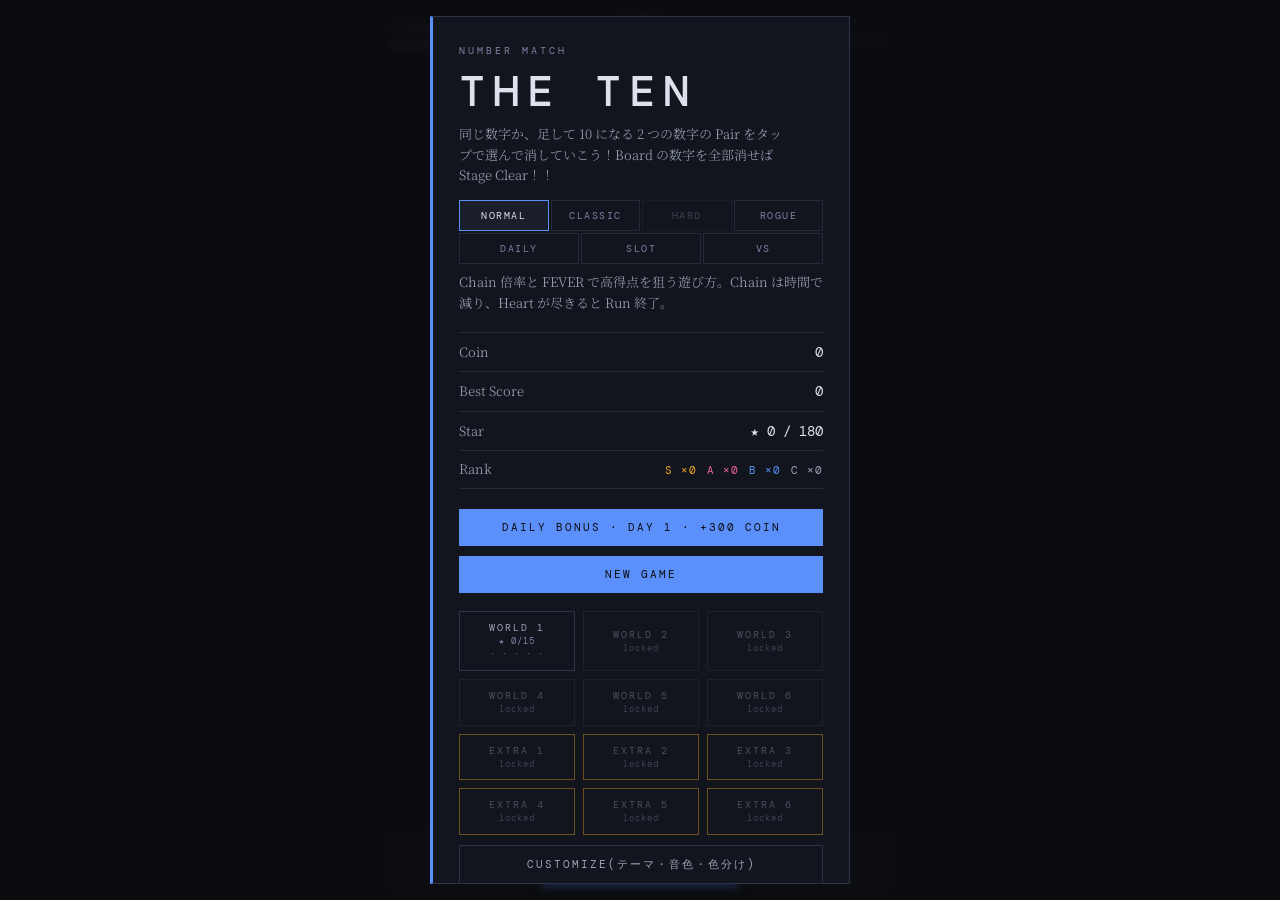
<file: index.html>
<!doctype html>
<html lang="ja">
<head>
  <meta charset="utf-8">
  <meta name="viewport" content="width=device-width, initial-scale=1, viewport-fit=cover, user-scalable=no">
  <meta name="theme-color" content="#0c0d11">
  <meta name="mobile-web-app-capable" content="yes">
  <meta name="apple-mobile-web-app-capable" content="yes">
  <meta name="apple-mobile-web-app-status-bar-style" content="black-translucent">
  <title>THE TEN — Number Match</title>
  <link rel="manifest" href="manifest.json">
  <link rel="icon" href="icons/icon.svg" type="image/svg+xml">
  <link rel="apple-touch-icon" href="icons/icon-192.png">
  <link rel="preconnect" href="https://fonts.googleapis.com">
  <link rel="preconnect" href="https://fonts.gstatic.com" crossorigin>
  <link href="https://fonts.googleapis.com/css2?family=DM+Mono:wght@300;400;500&family=Noto+Serif+JP:wght@300;400;500&display=swap" rel="stylesheet">
  <link rel="stylesheet" href="css/style.css">
</head>
<body>
  <canvas id="fx" aria-hidden="true"></canvas>

  <main id="app" class="app">
    <header class="hud">
      <div class="hud-left">
        <div class="label" id="hud-stage-label">STAGE 01</div>
        <div class="sub" id="hud-world-label">world 1</div>
      </div>
      <div class="hud-center">
        <div class="label">SCORE</div>
        <div class="score" id="hud-score">0</div>
      </div>
      <div class="hud-right">
        <div class="lives" id="hud-lives" aria-label="Heart"></div>
        <div class="chain" id="hud-chain" aria-label="Chain">
          <span class="chain-mult" id="hud-mult">×1.0</span>
          <span class="chain-bars">
            <span class="chain-bar"><span class="chain-fill" id="hud-chain-fill"></span></span>
            <span class="gauge-bar" title="Chain gauge"><span class="gauge-fill" id="hud-gauge-fill"></span></span>
          </span>
        </div>
      </div>
    </header>

    <div class="fever" id="hud-fever" hidden>
      <span class="fever-label">FEVER ×2</span>
      <span class="fever-bar"><span class="fever-fill" id="hud-fever-fill"></span></span>
    </div>

    <div class="vsbar" id="vs-bar" hidden>
      <span class="vs-time" id="vs-time">3:00</span>
      <span class="vs-rival"><span class="vs-name">RIVAL</span><span class="vs-rscore" id="vs-rscore">0</span><span class="vs-rmult" id="vs-rmult">×1.0</span></span>
      <span class="vs-prog"><span class="vs-prog-fill" id="vs-rprog"></span></span>
      <span class="vs-rstate" id="vs-rstate"></span>
    </div>

    <div class="quest" id="hud-quest" hidden>
      <span class="quest-label">QUEST</span>
      <span class="quest-text" id="hud-quest-text"></span>
      <span class="quest-mark" id="hud-quest-mark"></span>
    </div>

    <div class="digits-bar" id="hud-digits" aria-label="残りの数字" hidden></div>

    <section class="board-wrap" id="board-wrap">
      <div class="board" id="board" role="grid" aria-label="Board"></div>
    </section>

    <footer class="controls">
      <button class="ctl tier-hint" id="btn-hint" type="button">
        <span class="ctl-label" id="btn-hint-label">HINT</span>
        <span class="ctl-sub" id="btn-hint-sub"></span>
      </button>
      <button class="ctl ctl-primary" id="btn-add" type="button">
        <span class="ctl-label" id="btn-add-label">＋ ADD</span>
        <span class="ctl-sub" id="add-stock" aria-label="Add の残り"></span>
      </button>
      <button class="ctl" id="btn-menu" type="button">
        <span class="ctl-label">MENU</span>
        <span class="ctl-sub" id="btn-sound-state">sound on</span>
      </button>
    </footer>
  </main>

  <!-- スロット(SLOT タブ。THE TEN とは別の画面) -->
  <section id="slot" class="slot" hidden>
    <div class="slot-logo"><span class="logo-main">THE TEN</span><span class="logo-sub">SLOT</span></div>
    <header class="slot-top">
      <div class="slot-top-l"><div class="label">COIN</div><div class="slot-coins" id="slot-coins">0</div></div>
      <div class="slot-lamp" id="slot-lamp">予告</div>
      <div class="slot-top-r"><div class="label">WIN</div><div class="slot-win" id="slot-win">0</div></div>
    </header>
    <div class="slot-bonus" id="slot-bonus" hidden><span id="slot-bonus-label">BIG BONUS</span><span id="slot-bonus-left"></span></div>
    <div class="cabinet" id="cabinet">
    <div class="marquee top"></div><div class="marquee l"></div><div class="marquee r"></div>
    <div class="reels" id="reels">
      <div class="reel" data-reel="0"><div class="strip" id="strip-0"></div><div class="reel-mid"></div></div>
      <div class="reel" data-reel="1"><div class="strip" id="strip-1"></div><div class="reel-mid"></div></div>
      <div class="reel" data-reel="2"><div class="strip" id="strip-2"></div><div class="reel-mid"></div></div>
    </div>
    <div class="marquee bottom"></div>
    </div>
    <div class="slot-stops">
      <button class="ctl stop" type="button" data-stop="0"><span class="ctl-label">STOP</span></button>
      <button class="ctl stop" type="button" data-stop="1"><span class="ctl-label">STOP</span></button>
      <button class="ctl stop" type="button" data-stop="2"><span class="ctl-label">STOP</span></button>
    </div>
    <div class="slot-pay">
      <span><b>TEN TEN TEN</b> BIG</span><span><b>★★★</b> REG</span><span><b>同じ数字×3</b> 数字×2</span><span><b>合計 10</b> 8</span><span><b>足して 10 + ★</b> 3</span>
    </div>
    <div class="slot-stats" id="slot-stats"></div>
    <footer class="controls slot-controls">
      <button class="ctl" id="slot-bet" type="button"><span class="ctl-label">BET 5</span><span class="ctl-sub">5 lines</span></button>
      <button class="ctl ctl-primary" id="slot-start" type="button"><span class="ctl-label">START</span><span class="ctl-sub"></span></button>
      <button class="ctl" id="slot-menu" type="button"><span class="ctl-label">MENU</span><span class="ctl-sub">title · sound</span></button>
    </footer>
  </section>

  <div class="toast" id="toast" hidden></div>

  <div class="overlay" id="overlay" hidden>
    <div class="card" id="overlay-card"></div>
  </div>

  <script type="module" src="js/main.js"></script>
</body>
</html>
</file>
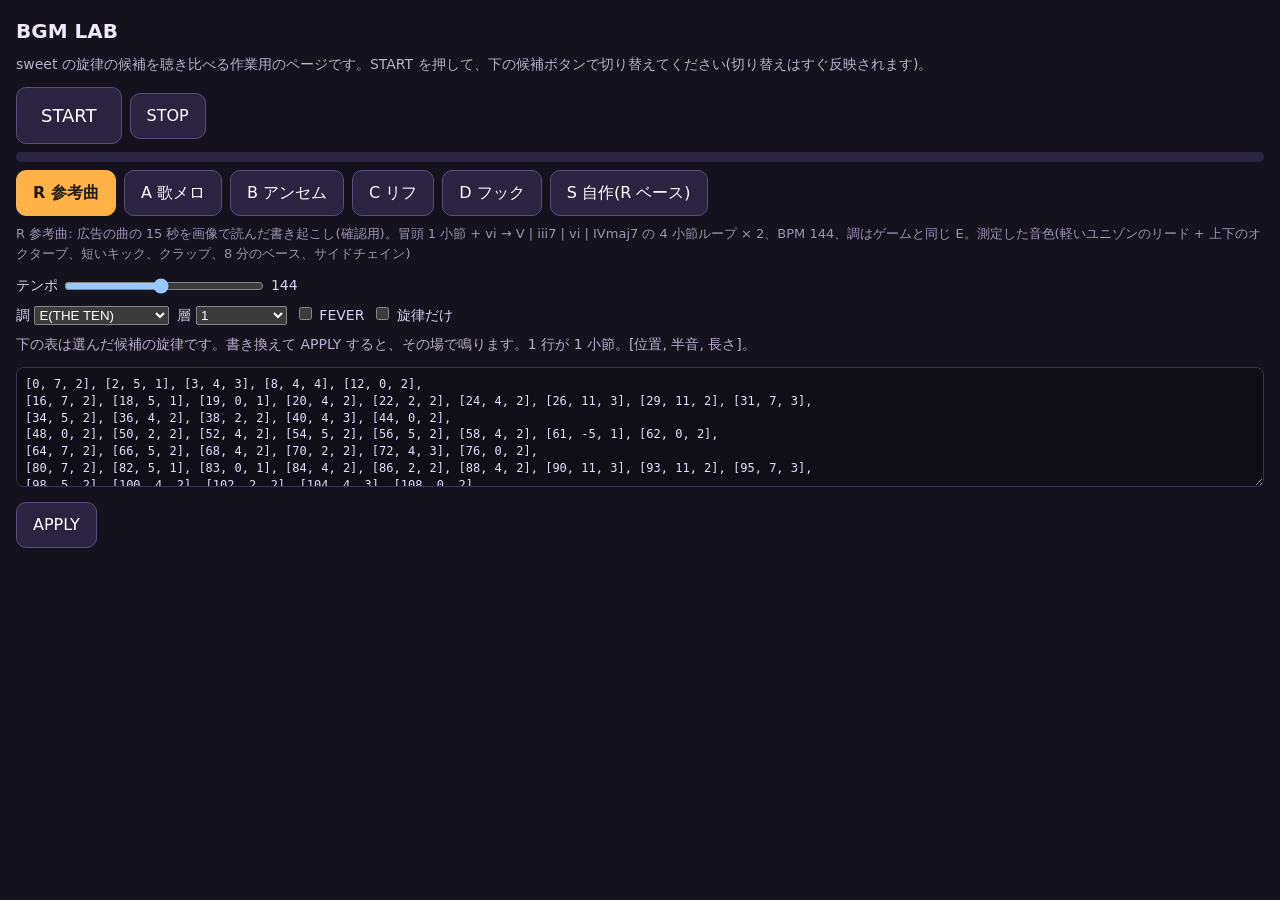
<file: lab.html>
<!doctype html>
<html lang="ja">
<head>
<meta charset="utf-8">
<meta name="viewport" content="width=device-width, initial-scale=1">
<title>BGM LAB — sweet の旋律を聴き比べる</title>
<style>
  :root { color-scheme: dark; }
  body { margin: 0; padding: 16px; background: #14121c; color: #f1e9ff; font: 16px/1.5 system-ui, sans-serif; }
  h1 { font-size: 20px; margin: 0 0 8px; }
  p { margin: 4px 0 12px; color: #b9b0cc; font-size: 14px; }
  .row { display: flex; flex-wrap: wrap; gap: 8px; margin: 8px 0; align-items: center; }
  button { font: inherit; padding: 10px 16px; border-radius: 10px; border: 1px solid #5a4d7a; background: #2a2440; color: #fff; }
  button.on { background: #ffb347; color: #231a10; border-color: #ffb347; font-weight: 700; }
  button.big { padding: 14px 24px; font-size: 18px; }
  label { font-size: 14px; color: #d8cff0; }
  input[type=range] { width: 200px; vertical-align: middle; }
  textarea { width: 100%; min-height: 120px; font: 12px/1.4 ui-monospace, monospace; background: #0f0d16; color: #e7defc; border: 1px solid #3a3352; border-radius: 8px; padding: 8px; box-sizing: border-box; }
  .desc { font-size: 13px; color: #9c93b3; }
  .bar { height: 10px; background: #2a2440; border-radius: 5px; overflow: hidden; }
  .bar > i { display: block; height: 100%; width: 0; background: #ffb347; }
</style>
</head>
<body>
<h1>BGM LAB</h1>
<p>sweet の旋律の候補を聴き比べる作業用のページです。START を押して、下の候補ボタンで切り替えてください(切り替えはすぐ反映されます)。</p>
<div class="row"><button id="start" class="big">START</button><button id="stop">STOP</button><span id="pos" class="desc"></span></div>
<div class="bar"><i id="meter"></i></div>
<div class="row" id="melodies"></div>
<p id="desc" class="desc"></p>
<div class="row">
  <label>テンポ <input id="bpm" type="range" min="120" max="170" step="1" value="150"> <span id="bpmv">150</span></label>
</div>
<div class="row">
  <label>調 <select id="key"><option value="64">E(THE TEN)</option><option value="61">D♭(THE ROOMS)</option><option value="60">C</option></select></label>
  <label>層 <select id="layers"><option value="0">0(旋律だけ)</option><option value="1" selected>1</option><option value="2">2</option><option value="3">3</option><option value="4">4</option></select></label>
  <label><input id="fever" type="checkbox"> FEVER</label>
  <label><input id="solo" type="checkbox"> 旋律だけ</label>
</div>
<p>下の表は選んだ候補の旋律です。書き換えて APPLY すると、その場で鳴ります。1 行が 1 小節。[位置, 半音, 長さ]。</p>
<textarea id="notes"></textarea>
<div class="row"><button id="apply">APPLY</button><span id="err" class="desc"></span></div>
<script type="module" src="js/lab.js"></script>
</body>
</html>
</file>
<file: css/style.css>
/* ============================================================
   THE TEN — Number Match  共通スタイル
   ============================================================ */

:root {
  --bg:#0c0d11;
  --surface:#13151e;
  --surface2:#1b1e2b;
  --surface3:#222536;
  --border:#252838;
  --border-light:#2f3347;
  --cell-border:#3b4058;          /* マスの枠(斜めの並びが読めるよう、少し明るめ) */

  --text:#dde1ec;
  --text-muted:#9aa3b8;
  --text-dim:#7b84a3;

  --blue:#5b8ff9;
  --green:#3ecf8e;
  --amber:#f5a623;
  --rose:#f06292;
  --red:#ef4444;
  --purple:#a78bfa;

  --heat:var(--blue);              /* チェーンの熱の色(JS が上書き) */
  --glow:0;                         /* チェーンの熱 0〜1(JS が上書き)。ボードの縁の光と格子の明るさ */

  --font-ja:'Noto Serif JP', 'Hiragino Mincho ProN', 'Yu Mincho', serif;
  --font-mono:'DM Mono', 'SFMono-Regular', Consolas, monospace;

  --gutter:12px;
  --grid-x:12px;                    /* 背景の格子の原点(JS が Board の位置に合わせる) */
  --grid-y:0px;
  --grid-color:var(--border);
  --cell-gap:4px;
  --cell:48px;                      /* JS が画面幅から再計算 */
  color-scheme:dark;
}

*, *::before, *::after { margin:0; padding:0; box-sizing:border-box; }
html, body { height:100%; }
body {
  font-family:var(--font-ja);
  background:var(--bg);
  color:var(--text);
  line-height:1.6;
  -webkit-font-smoothing:antialiased;
  -webkit-tap-highlight-color:transparent;
  overflow:hidden;
  touch-action:manipulation;
  user-select:none; -webkit-user-select:none;
}

/* 格子背景 */
body::after {
  content:''; position:fixed; inset:0;
  background-image:
    linear-gradient(var(--grid-color) 1px, transparent 1px),
    linear-gradient(90deg, var(--grid-color) 1px, transparent 1px);
  background-size:calc(var(--cell) + var(--cell-gap)) calc(var(--cell) + var(--cell-gap));
  background-position:calc(var(--grid-x) - var(--cell-gap) / 2 - 0.5px) calc(var(--grid-y) - var(--cell-gap) / 2 - 0.5px);
  opacity:calc(0.15 + var(--glow) * 0.2); pointer-events:none; z-index:0;
  transition:opacity 0.4s;
}
body.gridflash::after { animation:gridflash 0.45s ease-out; }
@keyframes gridflash { 0%{opacity:0.7} 100%{opacity:calc(0.15 + var(--glow) * 0.2)} }

#fx { position:fixed; inset:0; width:100%; height:100%; pointer-events:none; z-index:50; }

/* ---------- レイアウト ---------- */
.app {
  position:relative; z-index:1;
  display:flex; flex-direction:column;
  height:100%;
  max-width:520px; margin:0 auto;
  padding:calc(env(safe-area-inset-top, 0px) + 12px) var(--gutter) calc(env(safe-area-inset-bottom, 0px) + 12px);
}

/* ---------- HUD ---------- */
.hud {
  display:grid; grid-template-columns:1fr auto 1fr; align-items:center; gap:12px;
  padding-bottom:10px; border-bottom:1px solid var(--border);
}
.hud-left { text-align:left; }
.hud-center { text-align:center; }
.hud-right { text-align:right; display:flex; flex-direction:column; align-items:flex-end; gap:4px; }
.label {
  font-family:var(--font-mono); font-size:10px; letter-spacing:2.5px;
  text-transform:uppercase; color:var(--text-dim);
}
.sub { font-family:var(--font-mono); font-size:10px; letter-spacing:1.5px; color:var(--text-muted); }
.score {
  font-family:var(--font-mono); font-weight:500; font-size:26px; letter-spacing:1px;
  line-height:1.1; color:var(--text);
  font-variant-numeric:tabular-nums;
  transition:color 0.3s;
}
.score.bump { animation:bump 0.25s ease-out; }
@keyframes bump { 0%{transform:scale(1)} 40%{transform:scale(1.12); color:var(--heat)} 100%{transform:scale(1)} }

.lives { display:flex; gap:4px; font-size:14px; line-height:1; }
.lives[hidden], .chain[hidden] { display:none; }   /* CLASSIC では Heart と Chain を隠す(hidden 属性を display:flex より優先) */
.lives .heart { color:var(--rose); transition:transform 0.2s, opacity 0.2s; display:inline-block; }
.lives .heart.off { color:var(--border-light); }
.lives .heart.lost { animation:heart-lost 0.5s ease-out forwards; }
.lives .heart.gain { animation:heart-gain 0.6s ease-out; }
@keyframes heart-lost { 0%{transform:scale(1)} 30%{transform:scale(1.5)} 100%{transform:scale(0.8); opacity:0.35} }
@keyframes heart-gain { 0%{transform:scale(0.4)} 60%{transform:scale(1.5)} 100%{transform:scale(1)} }

.chain { display:flex; align-items:center; gap:6px; }
.chain-mult {
  font-family:var(--font-mono); font-size:12px; letter-spacing:1px; color:var(--heat);
  font-variant-numeric:tabular-nums; transition:color 0.3s;
}
.chain-bars { display:flex; flex-direction:column; gap:3px; }
.chain-bar { position:relative; width:64px; height:4px; background:var(--surface3); overflow:hidden; }
.gauge-bar { position:relative; width:64px; height:2px; background:var(--surface3); overflow:hidden; }
.gauge-fill { position:absolute; left:0; top:0; bottom:0; width:0%; background:var(--text-muted); transition:width 0.2s linear; }
.gauge-fill.low { background:var(--red); animation:gauge-blink 0.4s steps(2) infinite; }
@keyframes gauge-blink { 0%{opacity:1} 100%{opacity:0.3} }
.chain-fill {
  position:absolute; left:0; top:0; bottom:0; width:0%;
  background:var(--heat); transition:width 0.25s ease-out, background 0.3s;
  box-shadow:0 0 8px var(--heat);
}

/* ---------- FEVER ---------- */
.fever {
  display:flex; align-items:center; gap:10px; margin-top:8px; padding:4px 10px;
  border:1px solid var(--rose); background:rgba(240,98,146,0.12);
  animation:fever-pulse 0.6s ease-in-out infinite alternate;
}
.fever[hidden] { display:none; }
.fever-label { font-family:var(--font-mono); font-size:11px; letter-spacing:3px; color:var(--rose); font-weight:500; white-space:nowrap; }
.fever-bar { flex:1; height:4px; background:var(--surface3); overflow:hidden; }
.fever-fill { display:block; height:100%; width:100%; background:linear-gradient(90deg, var(--rose), var(--amber), var(--purple)); transition:width 0.25s linear; }
@keyframes fever-pulse { 0%{box-shadow:0 0 6px rgba(240,98,146,0.3)} 100%{box-shadow:0 0 18px rgba(240,98,146,0.7)} }
body.fever { --grid-color:rgba(240,98,146,0.55); animation:fever-bg 1.2s ease-in-out infinite alternate; }
@keyframes fever-bg { 0%{background:#0c0d11} 100%{background:#1a0e1c} }
body.fever::after { opacity:0.5; animation:fever-grid 0.6s ease-in-out infinite alternate; }
@keyframes fever-grid { 0%{opacity:0.35} 100%{opacity:0.75} }
body.fever .hud, body.fever .controls { border-color:rgba(240,98,146,0.5); }
/* FEVER の追加演出(CLASSIC では付けない): 画面の縁の光、マスの枠の色の巡り、Score の脈 */
body.fever:not(.classic)::before {
  content:''; position:fixed; inset:0; pointer-events:none; z-index:1;
  box-shadow:inset 0 0 90px 12px rgba(240,98,146,0.32);
  animation:fever-edge 0.8s ease-in-out infinite alternate;
}
@keyframes fever-edge { 0%{box-shadow:inset 0 0 70px 6px rgba(240,98,146,0.22)} 100%{box-shadow:inset 0 0 120px 20px rgba(167,139,250,0.4)} }
body.fever:not(.classic) .cell:not(.empty) { animation:fever-cell 1.4s ease-in-out infinite alternate; }
@keyframes fever-cell {
  0%{border-color:rgba(240,98,146,0.8); text-shadow:0 0 8px rgba(240,98,146,0.6)}
  50%{border-color:rgba(245,166,35,0.8); text-shadow:0 0 8px rgba(245,166,35,0.6)}
  100%{border-color:rgba(167,139,250,0.9); text-shadow:0 0 10px rgba(167,139,250,0.7)}
}
body.fever:not(.classic) .score { color:var(--rose); animation:fever-score 0.6s ease-in-out infinite alternate; }
@keyframes fever-score { 0%{transform:scale(1); text-shadow:0 0 6px rgba(240,98,146,0.4)} 100%{transform:scale(1.08); text-shadow:0 0 18px rgba(240,98,146,0.9)} }
body.fever:not(.classic) .fever-label { animation:fever-label 0.4s steps(2) infinite; }
@keyframes fever-label { 0%{color:var(--rose)} 100%{color:var(--amber)} }

/* ---------- Board ---------- */
.board-wrap {
  flex:1; min-height:0;
  display:flex; justify-content:center; align-items:flex-start;
  padding:18px 0 12px;
  overflow-y:auto;
  scrollbar-width:none;
  will-change:transform;
  box-shadow:inset 0 0 calc(10px + var(--glow) * 70px) color-mix(in srgb, var(--heat) calc(var(--glow) * 45%), transparent);
  transition:box-shadow 0.4s;
}
.app.punch { animation:punch 0.28s cubic-bezier(.2,1.4,.4,1); }
@keyframes punch { 0%{transform:scale(1)} 35%{transform:scale(1.035)} 100%{transform:scale(1)} }
.board-wrap::-webkit-scrollbar { display:none; }
.board {
  display:grid;
  grid-template-columns:repeat(9, var(--cell));
  grid-auto-rows:var(--cell);
  gap:var(--cell-gap);
  align-content:start;
  padding-bottom:40px;
}
.cell {
  appearance:none; border:1px solid var(--cell-border); background:var(--surface);
  color:var(--text); font-family:var(--font-mono); font-weight:500;
  font-size:calc(var(--cell) * 0.62); line-height:1;
  display:flex; align-items:center; justify-content:center;
  cursor:pointer; position:relative;
  transition:background 0.15s, border-color 0.15s, transform 0.12s, color 0.15s, opacity 0.2s;
}
.cell:active { transform:scale(0.92); }
.cell.empty {
  background:transparent; border-color:var(--cell-border); border-style:dashed; opacity:0.5;
  cursor:default; color:transparent;
}
/* 視線: 選んだマスから縦・斜め・読み順に見える先。ray は途中の空マス、reach は最初にぶつかる数字 */
.cell.empty.ray { opacity:0.9; border-style:solid; border-color:color-mix(in srgb, var(--heat) 55%, var(--cell-border)); background:color-mix(in srgb, var(--heat) 10%, transparent); }
.cell.reach { border-color:color-mix(in srgb, var(--heat) 70%, var(--cell-border)); box-shadow:inset 0 0 0 1px color-mix(in srgb, var(--heat) 35%, transparent); }
.cell.selected {
  background:var(--surface3); border-color:var(--heat); color:#fff;
  box-shadow:0 0 0 1px var(--heat), 0 0 16px color-mix(in srgb, var(--heat) 55%, transparent);
  transform:scale(1.06);
}
.cell.squash { animation:squash 0.32s cubic-bezier(.3,1.6,.5,1); }
@keyframes squash { 0%{transform:scale(1.25,0.8)} 50%{transform:scale(0.95,1.12)} 100%{transform:scale(1.06)} }
.cell.hint { animation:hint-pulse 0.9s ease-in-out infinite; border-color:var(--amber); color:var(--amber); }
@keyframes hint-pulse { 0%,100%{box-shadow:0 0 0 0 rgba(245,166,35,0)} 50%{box-shadow:0 0 0 4px rgba(245,166,35,0.35)} }
.cell.removing {
  animation:cell-pop 0.22s ease-in forwards;
  border-color:var(--heat); color:var(--heat);
}
@keyframes cell-pop { 0%{transform:scale(1.1)} 100%{transform:scale(0.2); opacity:0} }
.cell.shake { animation:cell-shake 0.3s ease-in-out; border-color:var(--red); }
@keyframes cell-shake { 0%,100%{transform:translateX(0)} 25%{transform:translateX(-4px)} 75%{transform:translateX(4px)} }
.cell.added { animation:cell-in 0.35s ease-out backwards; }
@keyframes cell-in { 0%{transform:translateY(10px) scale(0.6); opacity:0} 100%{transform:none; opacity:1} }

/* ---------- 操作ボタン ---------- */
.controls {
  display:grid; grid-template-columns:1fr 1.4fr 1fr; gap:10px;
  padding-top:10px; border-top:1px solid var(--border);
}
.ctl {
  appearance:none; background:var(--surface); border:1px solid var(--border-light);
  color:var(--text-muted); padding:10px 8px; cursor:pointer;
  display:flex; flex-direction:column; align-items:center; gap:3px;
  transition:all 0.15s; min-height:54px;
}
.ctl:active { transform:translateY(1px); }
.ctl:disabled { opacity:0.4; cursor:not-allowed; }
.ctl-label { font-family:var(--font-mono); font-size:12px; letter-spacing:2px; text-transform:uppercase; color:var(--text); }
.ctl-sub { font-family:var(--font-mono); font-size:9px; letter-spacing:1px; color:var(--text-dim); }
.ctl-primary { background:var(--blue); border-color:var(--blue); }
.ctl-primary .ctl-label { color:#0c0d11; }
.ctl-primary .ctl-sub { color:rgba(12,13,17,0.7); }
.ctl-primary:disabled { background:var(--surface); border-color:var(--border); }
.ctl-primary:disabled .ctl-label { color:var(--text-dim); }
.ctl.tier-hint .ctl-label { color:var(--blue); }
.ctl.tier-flash { border-color:var(--amber); } .ctl.tier-flash .ctl-label { color:var(--amber); }
.ctl.tier-scope { border-color:var(--red); animation:scope-glow 1s ease-in-out infinite alternate; } .ctl.tier-scope .ctl-label { color:var(--red); }
@keyframes scope-glow { 0%{box-shadow:0 0 0 0 rgba(239,68,68,0)} 100%{box-shadow:0 0 12px 0 rgba(239,68,68,0.45)} }
.ctl .stock .dot { background:var(--text-muted); } .ctl .stock .dot.off { background:var(--border-light); }
.cell.flash { animation:flash-cell 0.3s ease-in-out infinite alternate; border-color:var(--amber); color:var(--amber); }
@keyframes flash-cell { 0%{box-shadow:0 0 0 0 rgba(245,166,35,0.2); background:var(--surface)} 100%{box-shadow:0 0 14px 2px rgba(245,166,35,0.55); background:var(--surface3)} }
.cell.scope { animation:scope-cell 0.7s ease-in-out infinite alternate; border-color:var(--red); color:var(--red); }
@keyframes scope-cell { 0%{box-shadow:0 0 0 0 rgba(239,68,68,0.2)} 100%{box-shadow:0 0 16px 3px rgba(239,68,68,0.6)} }
.ctl-danger { background:var(--surface); border-color:var(--red); }
.ctl-danger .ctl-label { color:var(--red); }
.ctl-danger .ctl-sub { color:var(--text-dim); }
.stock { display:inline-flex; gap:4px; }
.stock .dot { width:6px; height:6px; border-radius:50%; background:rgba(12,13,17,0.85); }
.stock .dot.off { background:rgba(12,13,17,0.25); }
.ctl-primary:disabled .stock .dot { background:var(--text-dim); }
.ctl-primary:disabled .stock .dot.off { background:var(--border); }

/* ---------- トースト ---------- */
.toast {
  position:fixed; left:50%; bottom:calc(env(safe-area-inset-bottom, 0px) + 92px);
  transform:translateX(-50%) translateY(10px);
  background:var(--surface2); border:1px solid var(--border-light); border-left:2px solid var(--amber);
  color:var(--text); font-family:var(--font-mono); font-size:11px; letter-spacing:1px;
  padding:10px 18px; z-index:60; opacity:0; transition:all 0.25s ease; pointer-events:none;
  max-width:min(440px, calc(100vw - 32px)); width:max-content; text-align:center; line-height:1.6;
}
.toast[hidden] { display:block; }
.toast.show { opacity:1; transform:translateX(-50%) translateY(0); }

/* ---------- オーバーレイ ---------- */
.overlay {
  position:fixed; inset:0; z-index:40;
  background:rgba(12,13,17,0.82); backdrop-filter:blur(3px);
  display:flex; align-items:center; justify-content:center; padding:16px;
}
.overlay[hidden] { display:none; }
.card {
  width:100%; max-width:420px;
  background:var(--surface); border:1px solid var(--border-light); border-left:3px solid var(--heat);
  padding:26px 26px 22px;
  animation:card-in 0.3s ease-out;
  max-height:calc(100vh - 32px); overflow-y:auto;
}
@keyframes card-in { 0%{transform:translateY(16px); opacity:0} 100%{transform:none; opacity:1} }
.card .eyebrow { font-family:var(--font-mono); font-size:10px; letter-spacing:3px; text-transform:uppercase; color:var(--text-dim); margin-bottom:6px; }
.card h1 { font-family:var(--font-mono); font-weight:500; font-size:22px; letter-spacing:3px; text-transform:uppercase; line-height:1.2; }
.card h1.big { font-size:44px; letter-spacing:8px; }
.card .ja { font-family:var(--font-ja); font-weight:300; font-size:13px; color:var(--text-muted); margin-top:6px; text-wrap:pretty; }
.card .rows { margin:18px 0 6px; border-top:1px solid var(--border); }
.card .row { display:flex; justify-content:space-between; align-items:baseline; padding:8px 0; border-bottom:1px solid var(--border); font-size:13px; }
.card .row .k { color:var(--text-muted); font-family:var(--font-ja); font-weight:300; }
.card .row .v { font-family:var(--font-mono); font-size:14px; font-variant-numeric:tabular-nums; }
.card .row .v.plus { color:var(--green); }
.card .row .v.minus { color:var(--red); }
.card .row.total .v { font-size:20px; font-weight:500; }
.card .result { display:flex; align-items:center; justify-content:center; gap:22px; margin:16px 0 4px; }
.card .rank { font-family:var(--font-mono); font-weight:500; font-size:54px; line-height:1; letter-spacing:2px;
  color:var(--text-dim); transform:scale(0.4); opacity:0; }
.card .rank.show { animation:rank-in 0.5s cubic-bezier(.2,1.5,.4,1) forwards; }
.card .rank.S { color:var(--amber); text-shadow:0 0 24px rgba(245,166,35,0.7); }
.card .rank.A { color:var(--rose); text-shadow:0 0 18px rgba(240,98,146,0.6); }
.card .rank.B { color:var(--blue); }
.card .rank.C { color:var(--text-muted); }
@keyframes rank-in { 0%{transform:scale(2.2); opacity:0} 100%{transform:scale(1); opacity:1} }
.card .stars { display:flex; gap:10px; justify-content:center; font-size:34px; line-height:1; }
.card .stars .star { color:var(--border-light); transform:scale(0.6); opacity:0; }
.card .stars .star.on { color:var(--amber); text-shadow:0 0 18px rgba(245,166,35,0.6); }
.card .stars .star.show { animation:star-in 0.45s cubic-bezier(.2,1.6,.4,1) forwards; }
@keyframes star-in { 0%{transform:scale(0.3); opacity:0} 100%{transform:scale(1); opacity:1} }
.card .actions { display:flex; flex-direction:column; gap:10px; margin-top:20px; }
.btn {
  appearance:none; font-family:var(--font-mono); font-size:11px; letter-spacing:2px; text-transform:uppercase;
  padding:12px 20px; border:none; cursor:pointer; transition:all 0.15s;
  display:inline-flex; align-items:center; justify-content:center; gap:8px; line-height:1.2;
}
.btn:active { transform:translateY(1px); }
.btn-primary { background:var(--blue); color:#0c0d11; }
.btn-success { background:var(--green); color:#0c0d11; }
.btn-warn { background:var(--amber); color:#0c0d11; }
.btn-danger { background:var(--red); color:#fff; }
.btn-ghost { background:transparent; color:var(--text-muted); border:1px solid var(--border-light); }
.btn:disabled { opacity:0.4; cursor:not-allowed; }
.worlds { display:grid; grid-template-columns:repeat(3, 1fr); gap:8px; margin-top:8px; }
.worlds .btn { padding:10px 6px; font-size:10px; flex-direction:column; gap:2px; }
.worlds .btn.extra { border-color:var(--amber); }
.worlds .btn small { font-size:9px; letter-spacing:1px; color:var(--text-dim); text-transform:none; }
.ranks { display:flex; gap:10px; justify-content:center; font-family:var(--font-mono); font-size:11px; letter-spacing:1px; }
.ranks .S { color:var(--amber); } .ranks .A { color:var(--rose); } .ranks .B { color:var(--blue); } .ranks .C { color:var(--text-muted); }
.card .rules { font-size:13px; line-height:1.85; color:var(--text-muted); font-weight:300; margin-top:12px; text-wrap:pretty; }
.card .rules p { margin-bottom:10px; }
.card .rules p:last-child { margin-bottom:0; }
.card .rules b { color:var(--text); font-weight:500; }
.card .rules .ex { font-family:var(--font-mono); color:var(--heat); }
.meta { font-family:var(--font-mono); font-size:10px; letter-spacing:1.5px; color:var(--text-dim); margin-top:14px; text-align:center; }

@media (min-height:760px) {
  .score { font-size:30px; }
}

/* BGM の拍に合わせた脈動(JS が --beat を 0〜1 で毎フレーム更新) */
:root { --beat:0; }
.board-wrap { box-shadow:inset 0 0 calc(10px + var(--glow) * 70px + var(--beat) * 40px) color-mix(in srgb, var(--heat) calc(var(--glow) * 45% + var(--beat) * 20%), transparent); }
body::after { opacity:calc(0.15 + var(--glow) * 0.2 + var(--beat) * 0.15); transition:none; }
.hud .score { text-shadow:0 0 calc(var(--beat) * 14px) color-mix(in srgb, var(--heat) 70%, transparent); }

/* ---------- 感想戦 ---------- */
.rv-tabs { display:flex; flex-wrap:wrap; gap:6px; margin-top:10px; }
.rv-tabs .btn { padding:6px 10px; font-size:10px; }
.rv-tabs .btn.on { border-color:var(--amber); color:var(--amber); }
.rv-list { max-height:34vh; overflow-y:auto; margin-top:10px; border-top:1px solid var(--border); }
.rv-row { display:grid; grid-template-columns:18px 1fr; gap:2px 8px; padding:7px 4px; border-bottom:1px solid var(--border); cursor:pointer; font-size:12px; }
.rv-row.on { background:var(--surface2); }
.rv-mark { font-family:var(--font-mono); grid-row:span 2; align-self:start; }
.rv-head { font-family:var(--font-mono); color:var(--text); }
.rv-text { color:var(--text-muted); font-size:11px; line-height:1.6; grid-column:2; }
.rv-best .rv-mark { color:var(--amber); } .rv-good .rv-mark { color:var(--text-dim); } .rv-missed .rv-mark { color:var(--blue); } .rv-blunder .rv-mark { color:var(--red); }
.rv-board { margin-top:12px; }
.rv-grid { display:grid; grid-template-columns:repeat(9, 1fr); gap:3px; }
.rv-cell { aspect-ratio:1; display:flex; align-items:center; justify-content:center; font-family:var(--font-mono); font-size:13px; background:var(--surface2); border:1px solid var(--border); color:var(--text); }
.rv-cell.empty { background:transparent; border-style:dashed; opacity:0.35; }
.rv-cell.mine { border-color:var(--red); color:var(--red); box-shadow:0 0 0 1px var(--red) inset; }
.rv-cell.best { border-color:var(--amber); color:var(--amber); box-shadow:0 0 0 1px var(--amber) inset; }
.rv-cell.mine.best { color:var(--green); border-color:var(--green); box-shadow:0 0 0 1px var(--green) inset; }
.rv-legend { font-family:var(--font-mono); font-size:10px; color:var(--text-dim); margin-top:6px; letter-spacing:1px; }
.rv-legend .mine { color:var(--red); } .rv-legend .best { color:var(--amber); }

/* CLASSIC モード: 背景の脈動と光を弱め、熱の色は落ち着いた青緑に固定 */
body.classic { --heat:#4fa3a0 !important; }
body.classic::after { opacity:0.14; }
body.classic .board-wrap { box-shadow:none; }
body.classic .cell.selected { box-shadow:0 0 0 1px var(--heat); }

/* Title のモードのタブ */
.mode-tabs { display:flex; margin-top:14px; border-bottom:1px solid var(--border-light); }
.mode-tab {
  appearance:none; flex:1; background:transparent; border:none; border-bottom:2px solid transparent; margin-bottom:-1px;
  padding:10px 0; font-family:var(--font-mono); font-size:11px; letter-spacing:3px; color:var(--text-dim); cursor:pointer;
  transition:color 0.15s, border-color 0.15s;
}
.mode-tab.on { color:var(--text); border-bottom-color:var(--blue); }
.mode-tab:active { transform:translateY(1px); }
.mode-tab.locked { opacity:0.4; }
.gambits { display:grid; gap:8px; margin-top:12px; }
.gambits .gambit { flex-direction:column; align-items:flex-start; gap:3px; padding:12px 14px; text-align:left; }
.gambits .gambit b { font-size:13px; letter-spacing:2px; color:var(--amber); }
.gambits .gambit .up { color:var(--green); font-size:11px; text-transform:none; letter-spacing:0; }
.gambits .gambit .down { color:var(--rose); font-size:11px; text-transform:none; letter-spacing:0; }
.mode-desc { min-height:2.6em; }

/* ---------- お題(Quest) ---------- */
.quest { display:flex; align-items:center; gap:10px; margin-top:8px; padding:5px 10px; border:1px solid var(--border-light); background:var(--surface); }
.quest[hidden] { display:none; }
.quest-label { font-family:var(--font-mono); font-size:10px; letter-spacing:3px; color:var(--text-dim); }
.quest-text { flex:1; font-family:var(--font-ja); font-size:12px; color:var(--text); }
.quest-mark { font-family:var(--font-mono); font-size:14px; width:16px; text-align:center; }
.quest.done { border-color:var(--green); } .quest.done .quest-mark { color:var(--green); } .quest.done .quest-text { color:var(--green); }
.quest.failed { border-color:var(--border); } .quest.failed .quest-text { color:var(--text-dim); text-decoration:line-through; } .quest.failed .quest-mark { color:var(--text-dim); }

/* ---------- ショップ ---------- */
.ctl.buy { border-color:var(--amber); }
.ctl.buy .ctl-label { color:var(--amber); }
.ctl.buy.ctl-primary { background:var(--amber); border-color:var(--amber); }
.ctl.buy.ctl-primary .ctl-label { color:#0c0d11; }
.rec-rows { max-height:46vh; overflow-y:auto; }
.rec-rows .row .k small { color:var(--text-dim); font-size:10px; margin-left:6px; }
.rec-stars { color:var(--amber); font-size:11px; letter-spacing:1px; }

/* ---------- スロット ---------- */
body.slot { background:radial-gradient(ellipse 120% 70% at 50% 0%, #2b1433 0%, #141026 45%, var(--bg) 100%); }
body.slot::after { opacity:0.35; }
body.slot.fever { background:radial-gradient(ellipse 120% 70% at 50% 0%, #4a1030 0%, #1e0f2c 45%, var(--bg) 100%); }
.slot {
  position:relative; z-index:1; display:flex; flex-direction:column; height:100%; max-width:520px; margin:0 auto;
  padding:calc(env(safe-area-inset-top, 0px) + 10px) var(--gutter) calc(env(safe-area-inset-bottom, 0px) + 12px);
  --reel-cell:clamp(52px, 17vw, 80px);
  --gold:#ffcf5a;
}
.slot[hidden], .app[hidden] { display:none; }   /* スロット中は THE TEN の画面を隠す(hidden 属性を display:flex より優先) */

/* ロゴ */
.slot-logo { display:flex; align-items:baseline; justify-content:center; gap:10px; margin-bottom:6px; line-height:1; }
.slot-logo .logo-main {
  font-family:var(--font-ja); font-weight:500; font-style:italic; font-size:26px; letter-spacing:4px;
  background:linear-gradient(90deg, var(--gold) 0%, #fff6d6 25%, var(--amber) 50%, var(--rose) 75%, var(--gold) 100%);
  background-size:200% 100%; -webkit-background-clip:text; background-clip:text; color:transparent;
  filter:drop-shadow(0 0 8px rgba(245,166,35,0.55));
  animation:logo-shine 3s linear infinite;
}
@keyframes logo-shine { to { background-position:200% 0; } }
.slot-logo .logo-sub {
  font-family:var(--font-mono); font-size:10px; letter-spacing:4px; padding:3px 8px; border-radius:3px;
  color:#0c0d11; background:linear-gradient(180deg, var(--gold), var(--amber)); box-shadow:0 0 10px rgba(245,166,35,0.5);
}

/* カウンタ(COIN / WIN)と予告ランプ */
.slot-top { display:flex; justify-content:space-between; align-items:center; gap:10px; }
.slot-top .label { font-family:var(--font-mono); font-size:9px; letter-spacing:3px; color:var(--text-dim); margin-bottom:3px; }
.slot-top-l, .slot-top-r { flex:1; }
.slot-top-r { text-align:right; }
.slot-coins, .slot-win {
  display:inline-block; min-width:7ch; padding:4px 10px; border-radius:6px; text-align:right;
  font-family:var(--font-mono); font-size:22px; font-weight:500; letter-spacing:1px; font-variant-numeric:tabular-nums;
  color:var(--gold); background:#07080c; border:1px solid #3a3320;
  box-shadow:inset 0 2px 10px rgba(0,0,0,0.9), 0 0 0 2px #1a1710, 0 0 12px rgba(245,166,35,0.15);
  text-shadow:0 0 8px rgba(245,166,35,0.55);
}
.slot-win { color:var(--text); text-shadow:none; }
.slot-win.pop { animation:win-pop 0.45s cubic-bezier(.2,1.6,.4,1); color:var(--gold); text-shadow:0 0 10px rgba(245,166,35,0.8); }
.slot-win.big { color:var(--rose); text-shadow:0 0 14px rgba(240,98,146,0.9); border-color:var(--rose); }
@keyframes win-pop { 0%{transform:scale(1)} 40%{transform:scale(1.25)} 100%{transform:scale(1)} }
.slot-lamp {
  width:46px; height:46px; border-radius:50%; display:flex; align-items:center; justify-content:center; flex:none;
  font-family:var(--font-ja); font-size:10px; letter-spacing:1px; color:var(--text-dim);
  background:radial-gradient(circle at 35% 30%, #3a3f5c, #13151e 70%); border:2px solid #2f3347;
  box-shadow:inset 0 -4px 10px rgba(0,0,0,0.6), 0 2px 6px rgba(0,0,0,0.6);
}
.slot-lamp.on {
  color:#fff; border-color:var(--gold);
  background:radial-gradient(circle at 35% 30%, #ffd1e2, var(--rose) 60%, #b0205a);
  animation:lamp 0.3s steps(2) infinite; box-shadow:0 0 24px rgba(240,98,146,0.95), 0 0 48px rgba(245,166,35,0.6);
}
@keyframes lamp {
  0%   { background:radial-gradient(circle at 35% 30%, #ffd1e2, var(--rose) 60%, #b0205a); }
  100% { background:radial-gradient(circle at 35% 30%, #fff3c4, var(--amber) 60%, #b86f00); }
}

/* BONUS の帯(動く縞) */
.slot-bonus {
  display:flex; justify-content:space-between; align-items:center; margin-top:8px; padding:6px 14px; border-radius:4px;
  font-family:var(--font-mono); font-size:12px; font-weight:500; letter-spacing:3px;
  background:repeating-linear-gradient(135deg, var(--rose) 0 12px, var(--gold) 12px 24px); background-size:34px 34px;
  box-shadow:0 0 18px rgba(240,98,146,0.6); animation:stripes 0.8s linear infinite;
}
.slot-bonus span { background:rgba(12,13,17,0.75); color:#fff; padding:1px 8px; border-radius:3px; }
.slot-bonus[hidden] { display:none; }
@keyframes stripes { to { background-position:34px 0; } }

/* 筐体(リールの箱)と、縁を走るランプ */
.cabinet {
  position:relative; margin:14px auto 12px; padding:12px 24px; border-radius:18px;
  background:linear-gradient(180deg, #454b6e 0%, #1b1e2b 18%, #111320 50%, #1b1e2b 82%, #2b2f48 100%);
  box-shadow:0 0 0 1px #5a6184, 0 0 0 4px #0c0d11, 0 0 0 5px #3b4058, 0 14px 34px rgba(0,0,0,0.65), inset 0 1px 0 rgba(255,255,255,0.12);
}
.marquee {
  height:10px; margin:0 2px;
  background:
    radial-gradient(circle at 5px 5px, var(--gold) 2.4px, transparent 3.4px) 0 0 / 20px 10px,
    radial-gradient(circle at 5px 5px, var(--rose) 2.4px, transparent 3.4px) 10px 0 / 20px 10px;
  filter:drop-shadow(0 0 3px rgba(245,166,35,0.6)) hue-rotate(0deg);
  animation:marquee 0.7s steps(2) infinite;
}
.marquee.l, .marquee.r {
  position:absolute; top:12px; bottom:12px; width:10px; height:auto; margin:0;
  background:
    radial-gradient(circle at 5px 5px, var(--gold) 2.4px, transparent 3.4px) 0 0 / 10px 20px,
    radial-gradient(circle at 5px 5px, var(--rose) 2.4px, transparent 3.4px) 0 10px / 10px 20px;
  animation-name:marquee-v;
}
.marquee.l { left:8px; } .marquee.r { right:8px; }
@keyframes marquee   { to { background-position:20px 0, 30px 0; } }
@keyframes marquee-v { to { background-position:0 20px, 0 30px; } }
@keyframes hue { to { filter:drop-shadow(0 0 5px rgba(255,255,255,0.8)) hue-rotate(360deg); } }
.slot.spinning .marquee { animation-duration:0.28s; }
.cabinet.win .marquee { animation-duration:0.14s; filter:drop-shadow(0 0 5px rgba(255,255,255,0.8)) hue-rotate(0deg); }
body.fever .marquee { animation:marquee 0.14s steps(2) infinite, hue 1.2s linear infinite; }
body.fever .marquee.l, body.fever .marquee.r { animation:marquee-v 0.14s steps(2) infinite, hue 1.2s linear infinite; }

/* リール */
.reels { position:relative; display:flex; justify-content:center; gap:10px; margin:8px 0; }
.reels::before {   /* 中央のペイライン */
  content:''; position:absolute; left:-14px; right:-14px; top:50%; height:2px; margin-top:-1px;
  background:linear-gradient(90deg, transparent, var(--gold) 15%, var(--gold) 85%, transparent);
  box-shadow:0 0 8px var(--gold); opacity:0.9;
}
.reel {
  position:relative; width:calc(var(--reel-cell) * 1.3); height:calc(var(--reel-cell) * 3); overflow:hidden; border-radius:8px;
  background:linear-gradient(180deg, #06070b 0%, #1c1f33 30%, #2a2e4a 50%, #1c1f33 70%, #06070b 100%);
  border:2px solid #4a506e; box-shadow:inset 0 0 22px rgba(0,0,0,0.85), 0 0 0 1px #0c0d11;
  cursor:pointer; user-select:none;
}
.reel::after {  /* ガラスの反射 */
  content:''; position:absolute; inset:0; pointer-events:none;
  background:linear-gradient(100deg, rgba(255,255,255,0.08) 0%, rgba(255,255,255,0.02) 35%, transparent 50%);
}
.reel.spinning { border-color:var(--heat); box-shadow:inset 0 0 22px rgba(0,0,0,0.85), 0 0 16px color-mix(in srgb, var(--heat) 55%, transparent); }
.reel .strip { position:absolute; left:0; right:0; top:0; will-change:transform; }
.reel .sym {
  height:var(--reel-cell); display:flex; align-items:center; justify-content:center;
  font-family:var(--font-mono); font-size:calc(var(--reel-cell) * 0.62); font-weight:500; color:var(--text);
  text-shadow:0 0 10px currentColor, 0 2px 0 rgba(0,0,0,0.6);
}
/* 足して 10 になる組は同じ色(1 と 9、2 と 8、3 と 7、4 と 6)。5 は白 */
.reel .sym[data-sym="1"], .reel .sym[data-sym="9"] { color:#7fa8ff; }
.reel .sym[data-sym="2"], .reel .sym[data-sym="8"] { color:#5fe0a6; }
.reel .sym[data-sym="3"], .reel .sym[data-sym="7"] { color:#ffc24d; }
.reel .sym[data-sym="4"], .reel .sym[data-sym="6"] { color:#c4a6ff; }
.reel .sym[data-sym="5"] { color:#f4f6ff; }
.reel .sym.t {
  font-size:calc(var(--reel-cell) * 0.34); font-weight:500; letter-spacing:2px; font-style:italic;
  background:linear-gradient(180deg, #ffd1e2, var(--rose) 55%, #b0205a); -webkit-background-clip:text; background-clip:text; color:transparent;
  text-shadow:none; filter:drop-shadow(0 0 8px rgba(240,98,146,0.8));
}
.reel .sym.s { color:var(--gold); font-size:calc(var(--reel-cell) * 0.72); text-shadow:0 0 14px rgba(245,166,35,0.9), 0 0 3px #fff; }
.reel .sym.hit { background:radial-gradient(circle, rgba(255,255,255,0.35), rgba(245,166,35,0.25) 70%); animation:hit 0.3s ease-in-out infinite alternate; }
@keyframes hit { 0%{box-shadow:inset 0 0 0 2px var(--gold)} 100%{box-shadow:inset 0 0 0 4px #fff, 0 0 20px var(--gold)} }
.reel-mid {
  position:absolute; left:0; right:0; top:var(--reel-cell); height:var(--reel-cell); pointer-events:none;
  border-top:1px solid rgba(245,166,35,0.6); border-bottom:1px solid rgba(245,166,35,0.6);
  background:linear-gradient(90deg, rgba(245,166,35,0.22), transparent 28%, transparent 72%, rgba(245,166,35,0.22));
}
.reel.spinning .sym { filter:blur(0.7px); }
.reel.reach { border-color:var(--rose); animation:reach 0.3s ease-in-out infinite alternate; }
@keyframes reach {
  0%   { box-shadow:inset 0 0 22px rgba(0,0,0,0.85), 0 0 12px rgba(240,98,146,0.6); }
  100% { box-shadow:inset 0 0 30px rgba(240,98,146,0.35), 0 0 32px rgba(240,98,146,1), 0 0 60px rgba(245,166,35,0.6); }
}
body.fever .reel { animation:fever-cell 1.2s ease-in-out infinite alternate; }
.slot.punch { animation:punch 0.28s cubic-bezier(.2,1.4,.4,1); }

/* STOP ボタン(押せるときは金色に光る) */
.slot-stops { display:flex; justify-content:center; gap:10px; margin-top:2px; }
.slot-stops .ctl {
  width:calc(var(--reel-cell) * 1.3); min-height:0; height:46px; padding:0; justify-content:center; border-radius:999px;
  background:radial-gradient(circle at 50% 20%, rgba(255,255,255,0.08), transparent 55%), linear-gradient(180deg, #2a2e45, #13151e);
  border:1px solid #3b4058; box-shadow:0 3px 0 #06070b, 0 4px 10px rgba(0,0,0,0.6); transition:all 0.1s;
}
.slot-stops .ctl .ctl-label { font-size:11px; }
.slot-stops .ctl:disabled { opacity:0.7; }
.slot-stops .ctl:not(:disabled) {
  background:radial-gradient(circle at 50% 20%, rgba(255,255,255,0.45), transparent 55%), linear-gradient(180deg, var(--gold), #d9880f);
  border-color:#ffe39a; box-shadow:0 4px 0 #8a5a0a, 0 0 20px rgba(245,166,35,0.75); animation:stop-glow 0.6s ease-in-out infinite alternate;
}
.slot-stops .ctl:not(:disabled) .ctl-label { color:#0c0d11; font-weight:500; }
.slot-stops .ctl:not(:disabled):active { transform:translateY(3px); box-shadow:0 1px 0 #8a5a0a, 0 0 10px rgba(245,166,35,0.5); }
@keyframes stop-glow { to { box-shadow:0 4px 0 #8a5a0a, 0 0 32px rgba(245,166,35,1); } }

/* 配当表・成績・下のボタン */
.slot-pay {
  display:flex; flex-wrap:wrap; gap:4px 6px; justify-content:center; margin-top:12px; padding:8px 10px; border-radius:10px;
  font-family:var(--font-ja); font-size:10px; color:var(--text-muted);
  background:rgba(19,21,30,0.7); border:1px solid #2f3347;
}
.slot-pay span { padding:2px 8px; border-radius:999px; border:1px solid var(--border-light); white-space:nowrap; }
.slot-pay b { font-weight:500; margin-right:4px; color:var(--gold); }
.slot-pay span:nth-child(1) { border-color:rgba(240,98,146,0.6); } .slot-pay span:nth-child(1) b { color:var(--rose); }
.slot-pay span:nth-child(2) { border-color:rgba(245,166,35,0.6); }
.slot-stats { margin-top:auto; text-align:center; font-family:var(--font-mono); font-size:10px; letter-spacing:1px; color:var(--text-dim); padding:8px 0; }
.slot-controls { margin-top:0; }
.slot-controls #slot-bet { border-color:rgba(245,166,35,0.6); } .slot-controls #slot-bet .ctl-label { color:var(--gold); }
.slot-controls .ctl-primary:not(:disabled) {
  background:linear-gradient(135deg, var(--gold), var(--amber) 45%, var(--rose)); border-color:transparent;
  box-shadow:0 0 18px rgba(240,98,146,0.45); animation:start-glow 1.2s ease-in-out infinite alternate;
}
.slot-controls .ctl-primary:not(:disabled) .ctl-label { font-weight:500; letter-spacing:4px; }
@keyframes start-glow { to { box-shadow:0 0 30px rgba(245,166,35,0.75); } }
@media (max-height:680px) { .slot-logo { display:none; } .slot-pay { display:none; } .cabinet { margin:8px auto; } }

/* BET の選択・必殺技 */
.chips { display:flex; flex-wrap:wrap; gap:6px; margin:14px 0 10px; }
.chips .chip { padding:8px 12px; font-size:11px; }
.chips .chip.on { border-color:var(--amber); color:var(--amber); }
.bet-input { display:flex; gap:8px; }
.bet-input input {
  flex:1; appearance:none; background:var(--surface); border:1px solid var(--border-light); color:var(--text);
  font-family:var(--font-mono); font-size:18px; padding:10px 12px; min-width:0;
}
body.skill .board-wrap { box-shadow:inset 0 0 40px rgba(240,98,146,0.25); }
body.skill .cell:not(.empty) { border-color:rgba(240,98,146,0.6); }

/* ---------- VS(2 台で同じ Board) ---------- */
.vsbar { display:flex; align-items:center; gap:10px; padding:6px 12px; margin:0 12px 6px; background:var(--surface2); border:1px solid var(--border); font-family:var(--font-mono); font-size:12px; }
.vsbar[hidden] { display:none; }
.vs-time { font-size:18px; font-weight:500; letter-spacing:1px; min-width:52px; font-variant-numeric:tabular-nums; }
.vs-time.low { color:var(--red); animation:vs-blink 0.6s steps(2) infinite; }
@keyframes vs-blink { to { opacity:0.45; } }
.vs-rival { display:flex; align-items:baseline; gap:8px; }
.vs-name { font-size:10px; letter-spacing:3px; color:var(--text-dim); }
.vs-rscore { font-size:16px; font-variant-numeric:tabular-nums; }
.vs-rmult { font-size:11px; color:var(--text-muted); }
.vs-prog { flex:1; height:4px; background:var(--surface3); overflow:hidden; }
.vs-prog-fill { display:block; height:100%; width:0; background:linear-gradient(90deg, var(--blue), var(--purple)); transition:width 0.3s linear; }
.vs-rstate { font-size:10px; letter-spacing:2px; color:var(--text-dim); white-space:nowrap; }
.vs-rstate.done { color:var(--green); }
.vs-rstate.gone { color:var(--red); }
.card .code { font-family:var(--font-mono); font-size:40px; letter-spacing:12px; text-align:center; margin:14px 0 4px; padding:10px 0 10px 12px; border:1px dashed var(--border); user-select:all; }
.card .code-input { display:flex; gap:8px; margin:12px 0; }
.card .code-input input { flex:1; font-family:var(--font-mono); font-size:24px; letter-spacing:8px; text-transform:uppercase; text-align:center; padding:8px; background:var(--surface2); color:var(--text); border:1px solid var(--border); }
.card .opts { display:flex; flex-wrap:wrap; gap:6px; margin:10px 0; }
.card .opts .chip.on { border-color:var(--amber); color:var(--amber); }
.card .count { font-family:var(--font-mono); font-size:96px; text-align:center; line-height:1.1; letter-spacing:4px; }
.card .vs-scores { display:flex; justify-content:space-around; align-items:flex-end; margin:16px 0 4px; }
.card .vs-scores .side { text-align:center; }
.card .vs-scores .who { font-family:var(--font-mono); font-size:10px; letter-spacing:3px; color:var(--text-dim); }
.card .vs-scores .pts { font-family:var(--font-mono); font-size:30px; font-variant-numeric:tabular-nums; }
.card .vs-scores .side.win .pts { color:var(--amber); text-shadow:0 0 18px rgba(245,166,35,0.6); }
.card h1.vs-win { color:var(--amber); } .card h1.vs-lose { color:var(--text-muted); }

/* ---------- 数字の残数バー(1〜9) ---------- */
.digits-bar {
  display:grid; grid-template-columns:repeat(9, 1fr); gap:4px;
  margin-top:6px; padding:4px 6px;
  background:var(--surface); border:1px solid var(--border);
  font-family:var(--font-mono);
}
.digits-bar[hidden] { display:none; }
.digit-chip {
  display:flex; flex-direction:column; align-items:center; justify-content:center;
  padding:2px 0; border-radius:3px; border:1px solid transparent; line-height:1.1;
  transition:opacity 0.2s, border-color 0.2s, background 0.2s;
}
.digit-chip .d-num { font-size:12px; font-weight:500; color:var(--text); }
.digit-chip .d-cnt { font-size:9px; color:var(--text-dim); }
.digit-chip.zero { opacity:0.22; }
.digit-chip.finishing {
  border-color:var(--purple); background:rgba(167,139,250,0.14);
  animation:digit-fin 0.9s ease-in-out infinite alternate;
}
.digit-chip.finishing .d-num, .digit-chip.finishing .d-cnt { color:var(--purple); }
@keyframes digit-fin { 0%{box-shadow:0 0 0 0 rgba(167,139,250,0.1)} 100%{box-shadow:0 0 10px 1px rgba(167,139,250,0.5)} }

/* ---------- あと 1 手で行消し予告 ---------- */
.cell.row-almost:not(.empty):not(.selected) {
  box-shadow:inset 0 0 0 1px rgba(245,166,35,0.55);
  border-color:rgba(245,166,35,0.65);
}

/* ---------- 特殊タイル(GOLD / 導火線) ---------- */
.cell.sp-gold {
  border-color:var(--amber);
  background:linear-gradient(145deg, rgba(245,166,35,0.22), var(--surface) 65%);
  box-shadow:inset 0 0 10px rgba(245,166,35,0.28);
}
.cell.sp-gold::before {
  content:'×2'; position:absolute; top:2px; left:3px;
  font-size:8px; letter-spacing:0; color:var(--amber); font-weight:500; line-height:1;
}
.cell.sp-fuse {
  border-color:var(--rose);
  background:linear-gradient(145deg, rgba(240,98,146,0.22), var(--surface) 65%);
}
.cell.sp-fuse::after {
  content:attr(data-fuse); position:absolute; top:2px; right:3px;
  font-size:9px; font-weight:500; color:var(--rose); line-height:1;
}
.cell.sp-fuse.urgent {
  border-color:var(--red);
  animation:fuse-urgent 0.45s ease-in-out infinite alternate;
}
.cell.sp-fuse.urgent::after { color:var(--red); }
@keyframes fuse-urgent { 0%{box-shadow:0 0 0 0 rgba(239,68,68,0.2)} 100%{box-shadow:0 0 12px 2px rgba(239,68,68,0.65)} }

/* ---------- ペア色分け(足して 10 の組を同じ色) ---------- */
body.color-pairs .cell[data-num="1"], body.color-pairs .cell[data-num="9"],
body.color-pairs .digit-chip[data-num="1"] .d-num, body.color-pairs .digit-chip[data-num="9"] .d-num { color:#7fa8ff; }
body.color-pairs .cell[data-num="2"], body.color-pairs .cell[data-num="8"],
body.color-pairs .digit-chip[data-num="2"] .d-num, body.color-pairs .digit-chip[data-num="8"] .d-num { color:#5fe0a6; }
body.color-pairs .cell[data-num="3"], body.color-pairs .cell[data-num="7"],
body.color-pairs .digit-chip[data-num="3"] .d-num, body.color-pairs .digit-chip[data-num="7"] .d-num { color:#ffc24d; }
body.color-pairs .cell[data-num="4"], body.color-pairs .cell[data-num="6"],
body.color-pairs .digit-chip[data-num="4"] .d-num, body.color-pairs .digit-chip[data-num="6"] .d-num { color:#c4a6ff; }
body.color-pairs .cell[data-num="5"], body.color-pairs .digit-chip[data-num="5"] .d-num { color:#f4f6ff; }
body.color-pairs[data-theme="ivory"] .cell[data-num="1"], body.color-pairs[data-theme="ivory"] .cell[data-num="9"] { color:#2563eb; }
body.color-pairs[data-theme="ivory"] .cell[data-num="2"], body.color-pairs[data-theme="ivory"] .cell[data-num="8"] { color:#059669; }
body.color-pairs[data-theme="ivory"] .cell[data-num="3"], body.color-pairs[data-theme="ivory"] .cell[data-num="7"] { color:#d97706; }
body.color-pairs[data-theme="ivory"] .cell[data-num="4"], body.color-pairs[data-theme="ivory"] .cell[data-num="6"] { color:#7c3aed; }
body.color-pairs[data-theme="ivory"] .cell[data-num="5"] { color:#1f2937; }

/* ---------- タブ拡張(7 タブを 2 段で押しやすく) ---------- */
.mode-tabs { flex-wrap:wrap; gap:2px; border-bottom:none; padding-bottom:2px; }
.mode-tab { flex:1 1 22%; padding:8px 4px; font-size:10px; letter-spacing:1.5px; border:1px solid var(--border); margin-bottom:0; }
.mode-tab.on { border-color:var(--blue); background:var(--surface2); color:var(--text); }

/* ---------- カスタマイズ画面 ---------- */
.cust-sec { margin-top:14px; }
.cust-title { font-family:var(--font-mono); font-size:10px; letter-spacing:2.5px; text-transform:uppercase; color:var(--text-dim); margin-bottom:6px; }
.cust-grid { display:grid; gap:6px; }
.cust-item {
  display:flex; justify-content:space-between; align-items:center; gap:8px; text-align:left;
  padding:10px 12px; width:100%;
}
.cust-item.equipped { border-color:var(--green); color:var(--text); }
.cust-item .cust-meta { display:flex; flex-direction:column; gap:2px; }
.cust-item .cust-name { font-size:12px; letter-spacing:1.5px; color:var(--text); }
.cust-item .cust-desc { font-family:var(--font-ja); font-size:11px; letter-spacing:0; text-transform:none; color:var(--text-muted); }
.cust-item .cust-tag { font-size:10px; white-space:nowrap; color:var(--amber); }
.cust-item.equipped .cust-tag { color:var(--green); }
.gambit-owned { display:flex; flex-wrap:wrap; gap:6px; margin-top:8px; }
.gambit-pill { font-family:var(--font-mono); font-size:10px; letter-spacing:1.5px; padding:3px 8px; border:1px solid var(--amber); color:var(--amber); background:rgba(245,166,35,0.08); }

/* ---------- Coin アンロックテーマ ---------- */
body[data-theme="cyber"] {
  --bg:#060812; --surface:#0d1326; --surface2:#131d3a; --surface3:#1b2952;
  --border:#1e305c; --border-light:#2a4580; --cell-border:#335899;
  --blue:#00d2ff; --amber:#ffe14d; --rose:#ff3ea5; --purple:#b46cff;
}
body[data-theme="matcha"] {
  --bg:#0c120e; --surface:#141e17; --surface2:#1c2a20; --surface3:#25382a;
  --border:#26382b; --border-light:#354d3c; --cell-border:#46634e;
  --text:#e6ede5; --text-muted:#a3b5a5; --text-dim:#788c7b;
  --blue:#67c29c; --amber:#e5b84b; --rose:#e07a8c; --purple:#a5b4fc;
}
body[data-theme="sunset"] {
  --bg:#140b0e; --surface:#201116; --surface2:#2c171e; --surface3:#3a1f28;
  --border:#3d212b; --border-light:#522d3a; --cell-border:#6b3b4c;
  --text:#f5e6e8; --text-muted:#c4a1a8; --text-dim:#94737a;
  --blue:#ff8c5a; --amber:#ffca57; --rose:#ff5470; --purple:#d580ff;
}
body[data-theme="ivory"] {
  color-scheme:light;
  --bg:#f4f1ea; --surface:#fcfbf7; --surface2:#ede8dc; --surface3:#e2dac9;
  --border:#d7cebc; --border-light:#c4b8a1; --cell-border:#b4a58a;
  --text:#1f232c; --text-muted:#545b6b; --text-dim:#767e91;
  --blue:#2563eb; --green:#059669; --amber:#d97706; --rose:#db2777; --red:#dc2626; --purple:#7c3aed;
}
body[data-theme="ivory"] .cell.selected { color:#1f232c; background:#fff; }
body[data-theme="ivory"] .ctl-primary .ctl-label,
body[data-theme="ivory"] .btn-primary { color:#fff; }
body[data-theme="ivory"] .overlay { background:rgba(31,35,44,0.55); }
</file>
